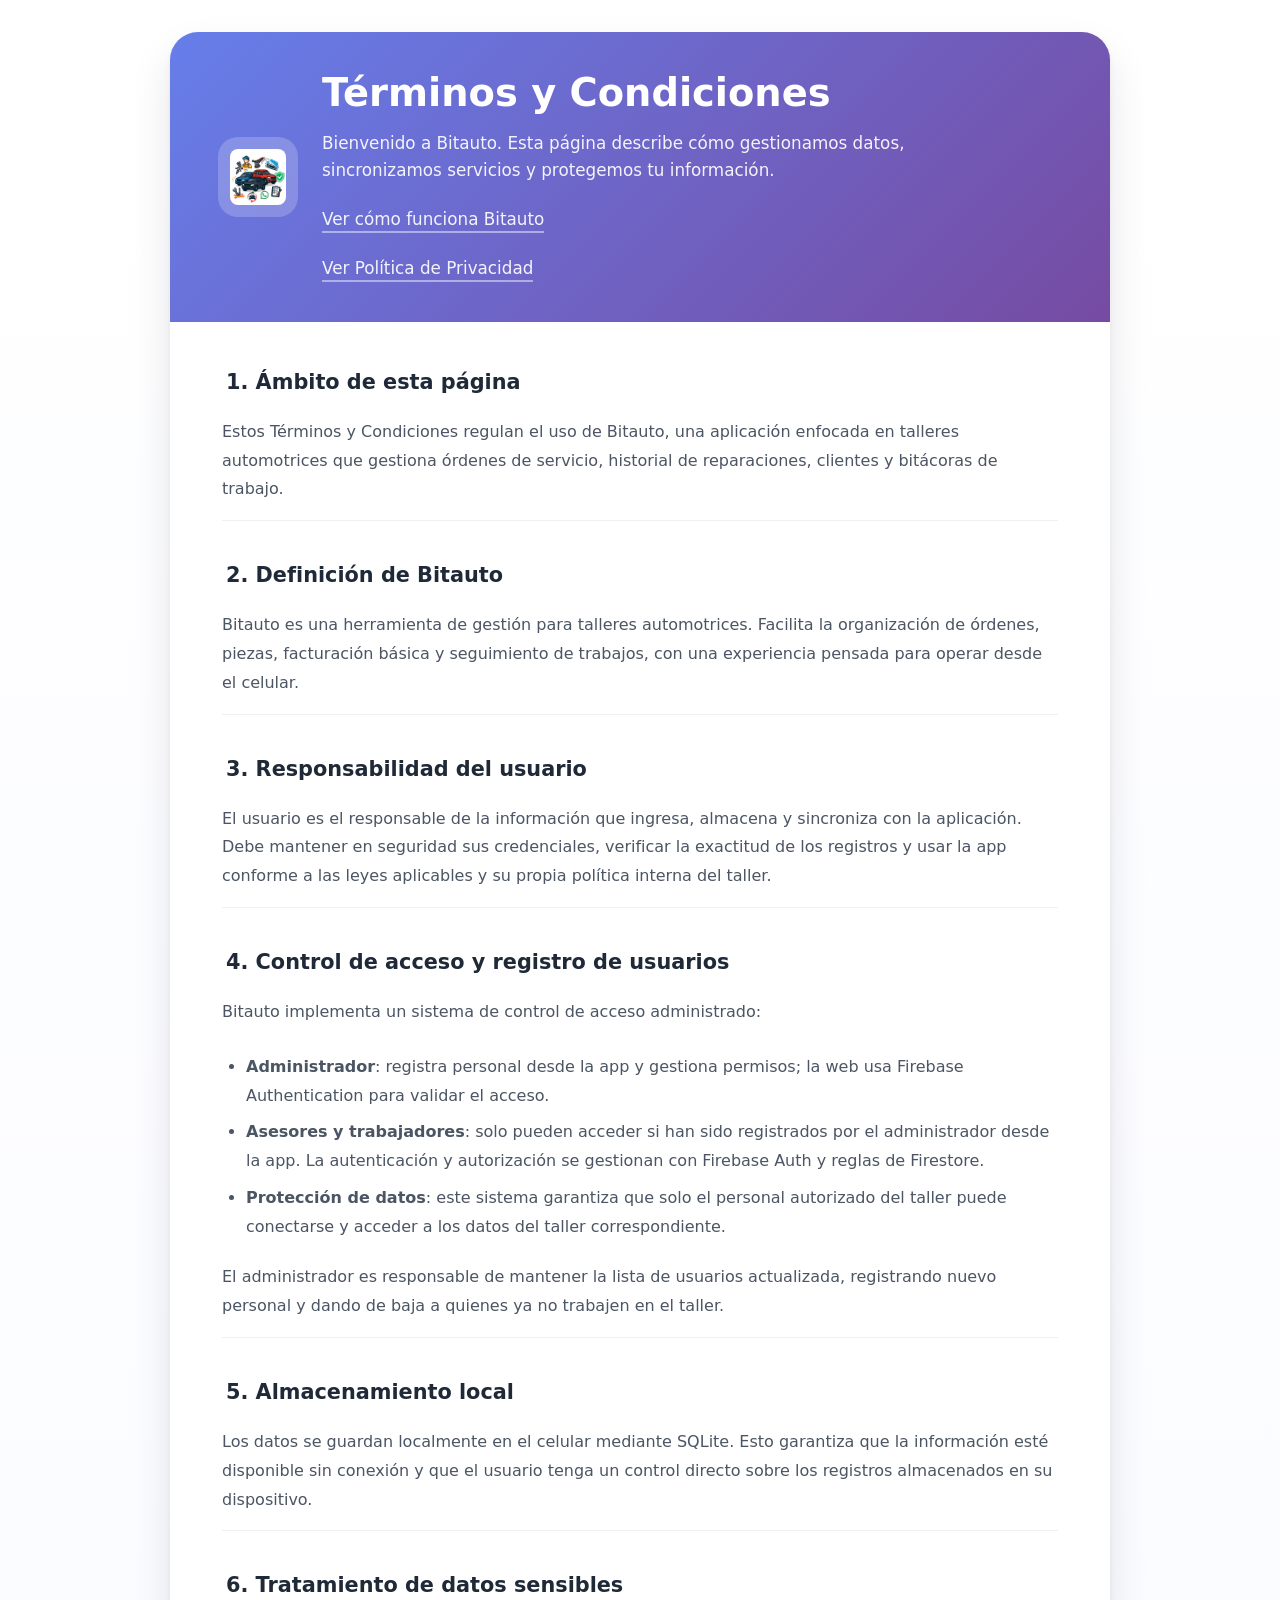
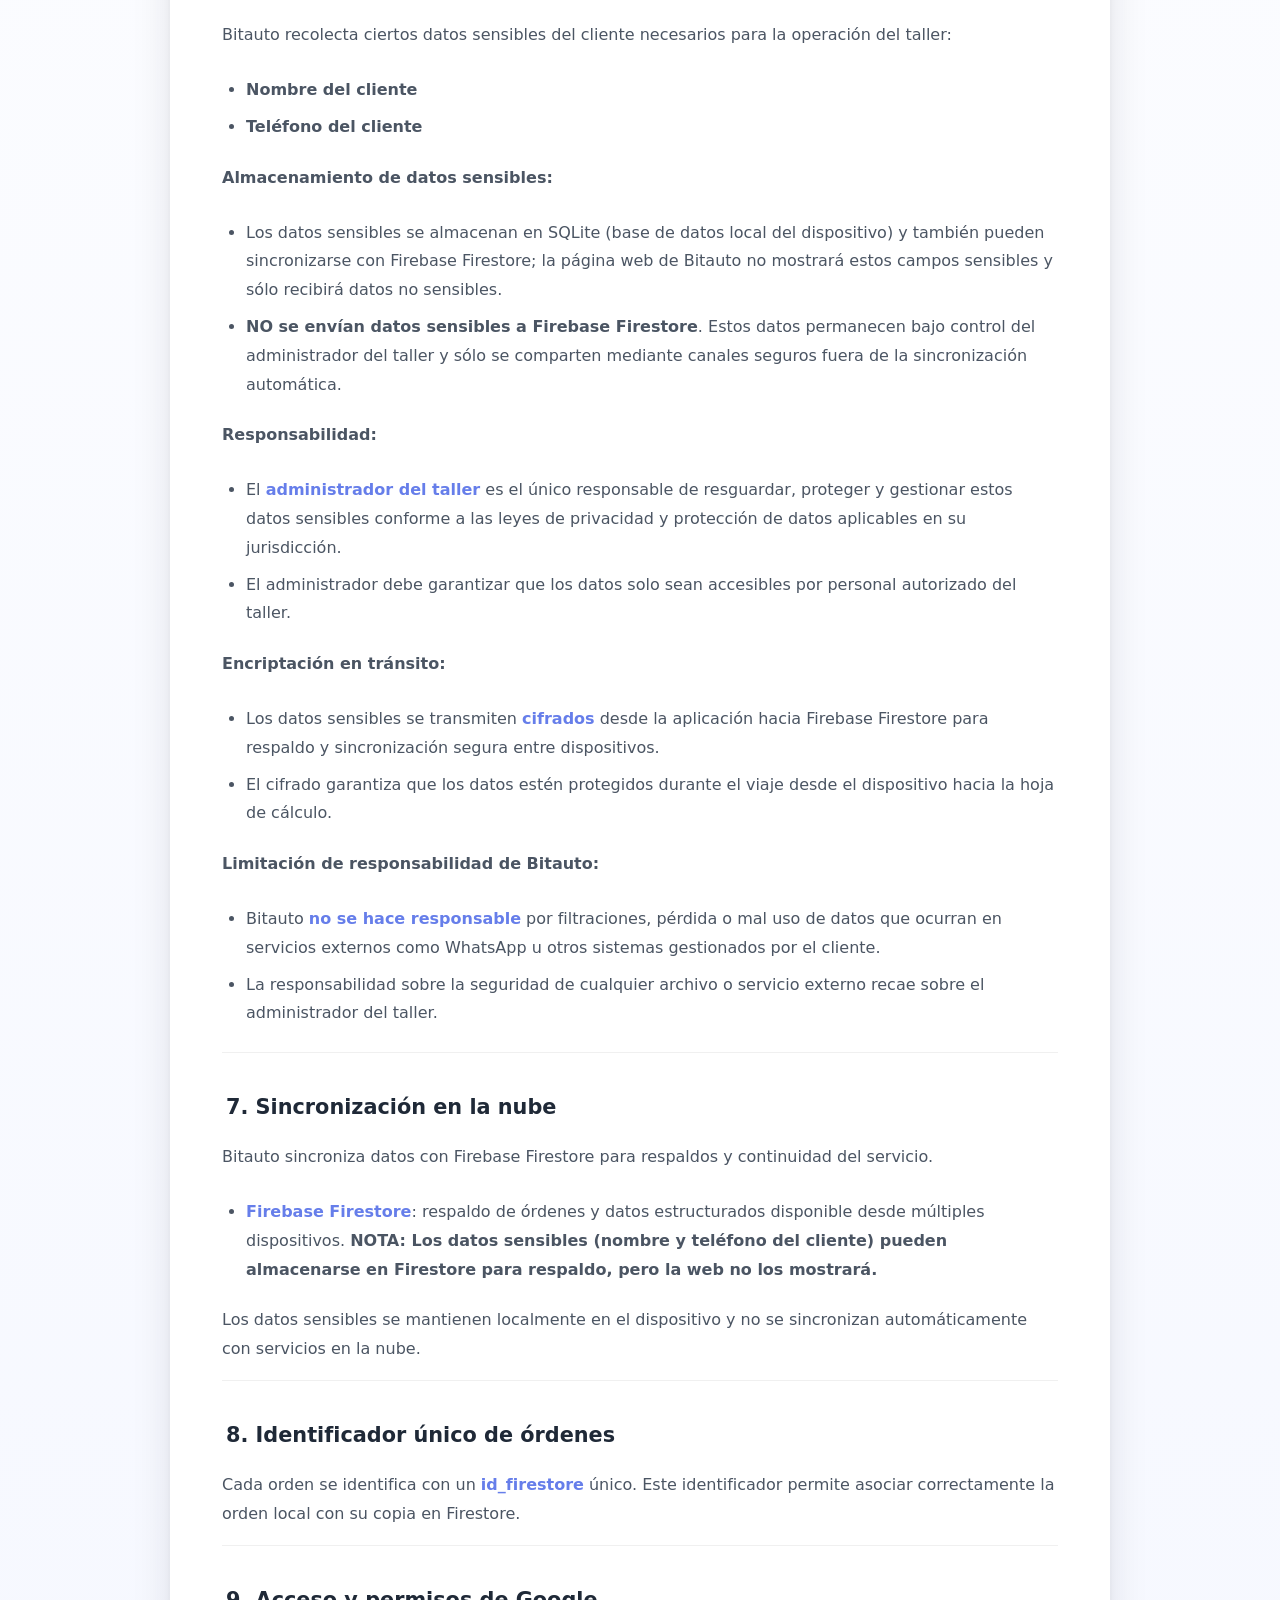
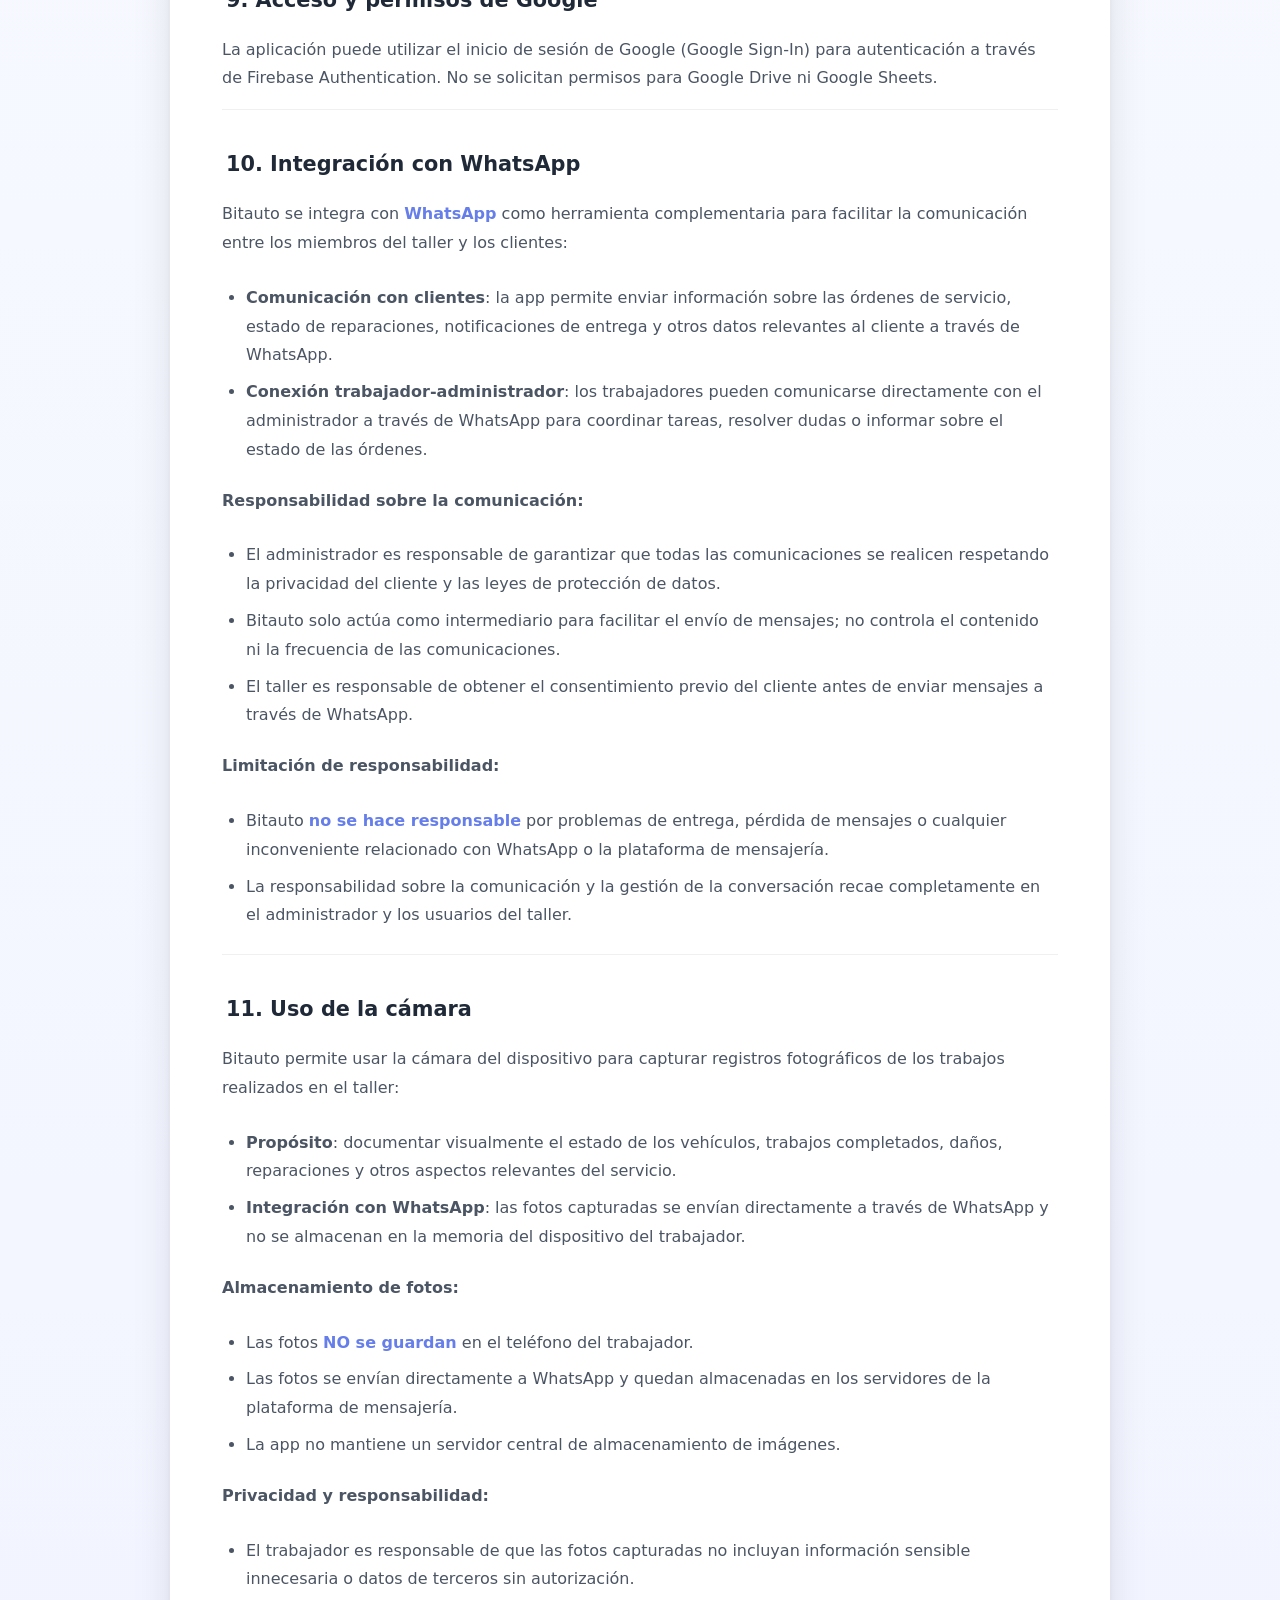
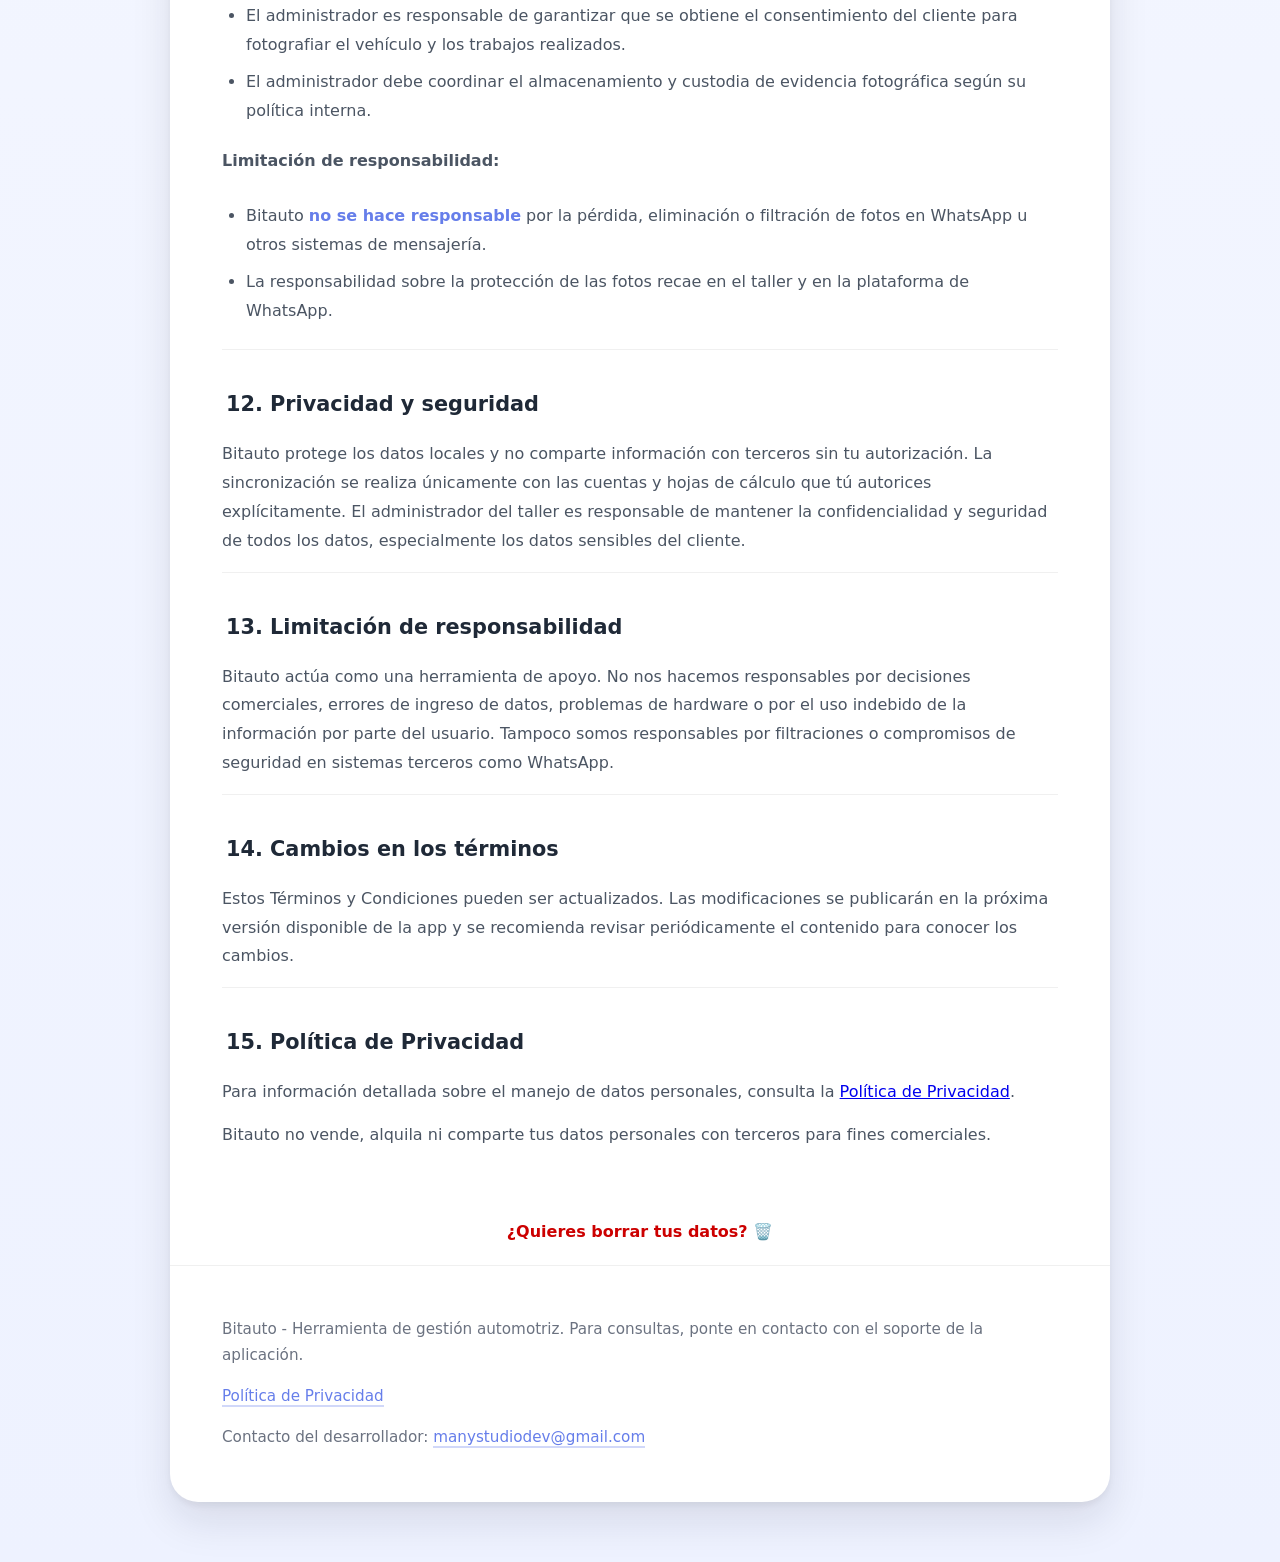
<file: index.html>
<!DOCTYPE html>
<html lang="es">
<head>
    <meta charset="UTF-8">
    <meta name="viewport" content="width=device-width, initial-scale=1.0">
    <title>Términos y Condiciones - Bitauto</title>
    <link rel="stylesheet" href="style.css">
</head>
<body>
    <div class="page-wrapper">
        <article class="card">
            <header class="hero">
                <img src="assets/logo.png" alt="Bitauto logo">
                <div>
                    <h1>Términos y Condiciones</h1>
                    <p>Bienvenido a Bitauto. Esta página describe cómo gestionamos datos, sincronizamos servicios y protegemos tu información.</p>
                    <p class="page-link"><a href="app.html">Ver cómo funciona Bitauto</a></p>
                    <p class="page-link"><a href="privacy.html">Ver Política de Privacidad</a></p>
                </div>
            </header>

            <section class="content">
                <div class="section">
                    <h2>1. Ámbito de esta página</h2>
                    <p>Estos Términos y Condiciones regulan el uso de Bitauto, una aplicación enfocada en talleres automotrices que gestiona órdenes de servicio, historial de reparaciones, clientes y bitácoras de trabajo.</p>
                </div>

                <div class="section">
                    <h2>2. Definición de Bitauto</h2>
                    <p>Bitauto es una herramienta de gestión para talleres automotrices. Facilita la organización de órdenes, piezas, facturación básica y seguimiento de trabajos, con una experiencia pensada para operar desde el celular.</p>
                </div>

                <div class="section">
                    <h2>3. Responsabilidad del usuario</h2>
                    <p>El usuario es el responsable de la información que ingresa, almacena y sincroniza con la aplicación. Debe mantener en seguridad sus credenciales, verificar la exactitud de los registros y usar la app conforme a las leyes aplicables y su propia política interna del taller.</p>
                </div>

                <div class="section">
                    <h2>4. Control de acceso y registro de usuarios</h2>
                    <p>Bitauto implementa un sistema de control de acceso administrado:</p>
                    <ul>
                        <li><strong>Administrador</strong>: registra personal desde la app y gestiona permisos; la web usa Firebase Authentication para validar el acceso.</li>
                        <li><strong>Asesores y trabajadores</strong>: solo pueden acceder si han sido registrados por el administrador desde la app. La autenticación y autorización se gestionan con Firebase Auth y reglas de Firestore.</li>
                        <li><strong>Protección de datos</strong>: este sistema garantiza que solo el personal autorizado del taller puede conectarse y acceder a los datos del taller correspondiente.</li>
                    </ul>
                    <p>El administrador es responsable de mantener la lista de usuarios actualizada, registrando nuevo personal y dando de baja a quienes ya no trabajen en el taller.</p>
                </div>

                <div class="section">
                    <h2>5. Almacenamiento local</h2>
                    <p>Los datos se guardan localmente en el celular mediante SQLite. Esto garantiza que la información esté disponible sin conexión y que el usuario tenga un control directo sobre los registros almacenados en su dispositivo.</p>
                </div>

                <div class="section">
                    <h2>6. Tratamiento de datos sensibles</h2>
                    <p>Bitauto recolecta ciertos datos sensibles del cliente necesarios para la operación del taller:</p>
                    <ul>
                        <li><strong>Nombre del cliente</strong></li>
                        <li><strong>Teléfono del cliente</strong></li>
                    </ul>
                    <p><strong>Almacenamiento de datos sensibles:</strong></p>
                    <ul>
                        <li>Los datos sensibles se almacenan en SQLite (base de datos local del dispositivo) y también pueden sincronizarse con Firebase Firestore; la página web de Bitauto no mostrará estos campos sensibles y sólo recibirá datos no sensibles.</li>
                        <li><strong>NO se envían datos sensibles a Firebase Firestore</strong>. Estos datos permanecen bajo control del administrador del taller y sólo se comparten mediante canales seguros fuera de la sincronización automática.</li>
                    </ul>
                    <p><strong>Responsabilidad:</strong></p>
                    <ul>
                        <li>El <span class="highlight">administrador del taller</span> es el único responsable de resguardar, proteger y gestionar estos datos sensibles conforme a las leyes de privacidad y protección de datos aplicables en su jurisdicción.</li>
                        <li>El administrador debe garantizar que los datos solo sean accesibles por personal autorizado del taller.</li>
                    </ul>
                    <p><strong>Encriptación en tránsito:</strong></p>
                    <ul>
                        <li>Los datos sensibles se transmiten <span class="highlight">cifrados</span> desde la aplicación hacia Firebase Firestore para respaldo y sincronización segura entre dispositivos.</li>
                        <li>El cifrado garantiza que los datos estén protegidos durante el viaje desde el dispositivo hacia la hoja de cálculo.</li>
                    </ul>
                    <p><strong>Limitación de responsabilidad de Bitauto:</strong></p>
                    <ul>
                        <li>Bitauto <span class="highlight">no se hace responsable</span> por filtraciones, pérdida o mal uso de datos que ocurran en servicios externos como WhatsApp u otros sistemas gestionados por el cliente.</li>
                        <li>La responsabilidad sobre la seguridad de cualquier archivo o servicio externo recae sobre el administrador del taller.</li>
                    </ul>
                </div>

                <div class="section">
                    <h2>7. Sincronización en la nube</h2>
                    <p>Bitauto sincroniza datos con Firebase Firestore para respaldos y continuidad del servicio.</p>
                    <ul>
                        <li><span class="highlight">Firebase Firestore</span>: respaldo de órdenes y datos estructurados disponible desde múltiples dispositivos. <strong>NOTA: Los datos sensibles (nombre y teléfono del cliente) pueden almacenarse en Firestore para respaldo, pero la web no los mostrará.</strong></li>
                    </ul>
                    <p>Los datos sensibles se mantienen localmente en el dispositivo y no se sincronizan automáticamente con servicios en la nube.</p>
                </div>

                <div class="section">
                    <h2>8. Identificador único de órdenes</h2>
                    <p>Cada orden se identifica con un <span class="highlight">id_firestore</span> único. Este identificador permite asociar correctamente la orden local con su copia en Firestore.</p>
                </div>

                <div class="section">
                    <h2>9. Acceso y permisos de Google</h2>
                    <p>La aplicación puede utilizar el inicio de sesión de Google (Google Sign-In) para autenticación a través de Firebase Authentication. No se solicitan permisos para Google Drive ni Google Sheets.</p>
                </div>

                <div class="section">
                    <h2>10. Integración con WhatsApp</h2>
                    <p>Bitauto se integra con <span class="highlight">WhatsApp</span> como herramienta complementaria para facilitar la comunicación entre los miembros del taller y los clientes:</p>
                    <ul>
                        <li><strong>Comunicación con clientes</strong>: la app permite enviar información sobre las órdenes de servicio, estado de reparaciones, notificaciones de entrega y otros datos relevantes al cliente a través de WhatsApp.</li>
                        <li><strong>Conexión trabajador-administrador</strong>: los trabajadores pueden comunicarse directamente con el administrador a través de WhatsApp para coordinar tareas, resolver dudas o informar sobre el estado de las órdenes.</li>
                    </ul>
                    <p><strong>Responsabilidad sobre la comunicación:</strong></p>
                    <ul>
                        <li>El administrador es responsable de garantizar que todas las comunicaciones se realicen respetando la privacidad del cliente y las leyes de protección de datos.</li>
                        <li>Bitauto solo actúa como intermediario para facilitar el envío de mensajes; no controla el contenido ni la frecuencia de las comunicaciones.</li>
                        <li>El taller es responsable de obtener el consentimiento previo del cliente antes de enviar mensajes a través de WhatsApp.</li>
                    </ul>
                    <p><strong>Limitación de responsabilidad:</strong></p>
                    <ul>
                        <li>Bitauto <span class="highlight">no se hace responsable</span> por problemas de entrega, pérdida de mensajes o cualquier inconveniente relacionado con WhatsApp o la plataforma de mensajería.</li>
                        <li>La responsabilidad sobre la comunicación y la gestión de la conversación recae completamente en el administrador y los usuarios del taller.</li>
                    </ul>
                </div>

                <div class="section">
                    <h2>11. Uso de la cámara</h2>
                    <p>Bitauto permite usar la cámara del dispositivo para capturar registros fotográficos de los trabajos realizados en el taller:</p>
                    <ul>
                        <li><strong>Propósito</strong>: documentar visualmente el estado de los vehículos, trabajos completados, daños, reparaciones y otros aspectos relevantes del servicio.</li>
                        <li><strong>Integración con WhatsApp</strong>: las fotos capturadas se envían directamente a través de WhatsApp y no se almacenan en la memoria del dispositivo del trabajador.</li>
                    </ul>
                    <p><strong>Almacenamiento de fotos:</strong></p>
                    <ul>
                        <li>Las fotos <span class="highlight">NO se guardan</span> en el teléfono del trabajador.</li>
                        <li>Las fotos se envían directamente a WhatsApp y quedan almacenadas en los servidores de la plataforma de mensajería.</li>
                        <li>La app no mantiene un servidor central de almacenamiento de imágenes.</li>
                    </ul>
                    <p><strong>Privacidad y responsabilidad:</strong></p>
                    <ul>
                        <li>El trabajador es responsable de que las fotos capturadas no incluyan información sensible innecesaria o datos de terceros sin autorización.</li>
                        <li>El administrador es responsable de garantizar que se obtiene el consentimiento del cliente para fotografiar el vehículo y los trabajos realizados.</li>
                        <li>El administrador debe coordinar el almacenamiento y custodia de evidencia fotográfica según su política interna.</li>
                    </ul>
                    <p><strong>Limitación de responsabilidad:</strong></p>
                    <ul>
                        <li>Bitauto <span class="highlight">no se hace responsable</span> por la pérdida, eliminación o filtración de fotos en WhatsApp u otros sistemas de mensajería.</li>
                        <li>La responsabilidad sobre la protección de las fotos recae en el taller y en la plataforma de WhatsApp.</li>
                    </ul>
                </div>

                <div class="section">
                    <h2>12. Privacidad y seguridad</h2>
                    <p>Bitauto protege los datos locales y no comparte información con terceros sin tu autorización. La sincronización se realiza únicamente con las cuentas y hojas de cálculo que tú autorices explícitamente. El administrador del taller es responsable de mantener la confidencialidad y seguridad de todos los datos, especialmente los datos sensibles del cliente.</p>
                </div>

                <div class="section">
                    <h2>13. Limitación de responsabilidad</h2>
                    <p>Bitauto actúa como una herramienta de apoyo. No nos hacemos responsables por decisiones comerciales, errores de ingreso de datos, problemas de hardware o por el uso indebido de la información por parte del usuario. Tampoco somos responsables por filtraciones o compromisos de seguridad en sistemas terceros como WhatsApp.</p>
                </div>

                <div class="section">
                    <h2>14. Cambios en los términos</h2>
                    <p>Estos Términos y Condiciones pueden ser actualizados. Las modificaciones se publicarán en la próxima versión disponible de la app y se recomienda revisar periódicamente el contenido para conocer los cambios.</p>
                </div>

                <div class="section">
                    <h2>15. Política de Privacidad</h2>
                    <p>Para información detallada sobre el manejo de datos personales, consulta la <a href="privacy.html">Política de Privacidad</a>.</p>
                    <p>Bitauto no vende, alquila ni comparte tus datos personales con terceros para fines comerciales.</p>
                </div>
            </section>

                <div class="delete-account-access" style="text-align:center; margin:1.5rem 0;">
                    <a href="delete_account.html" class="delete-account-link" aria-label="Eliminar cuenta" style="color:#c00; text-decoration:none; font-weight:600;">
                        ¿Quieres borrar tus datos? <span aria-hidden="true">🗑️</span>
                    </a>
                </div>

            <footer class="footer">
                <p>Bitauto - Herramienta de gestión automotriz. Para consultas, ponte en contacto con el soporte de la aplicación.</p>
                <p><a href="privacy.html">Política de Privacidad</a></p>
                <p>Contacto del desarrollador: <a href="mailto:manystudiodev@gmail.com">manystudiodev@gmail.com</a></p>
            </footer>
        </article>
    </div>
</body>
</html>
</file>
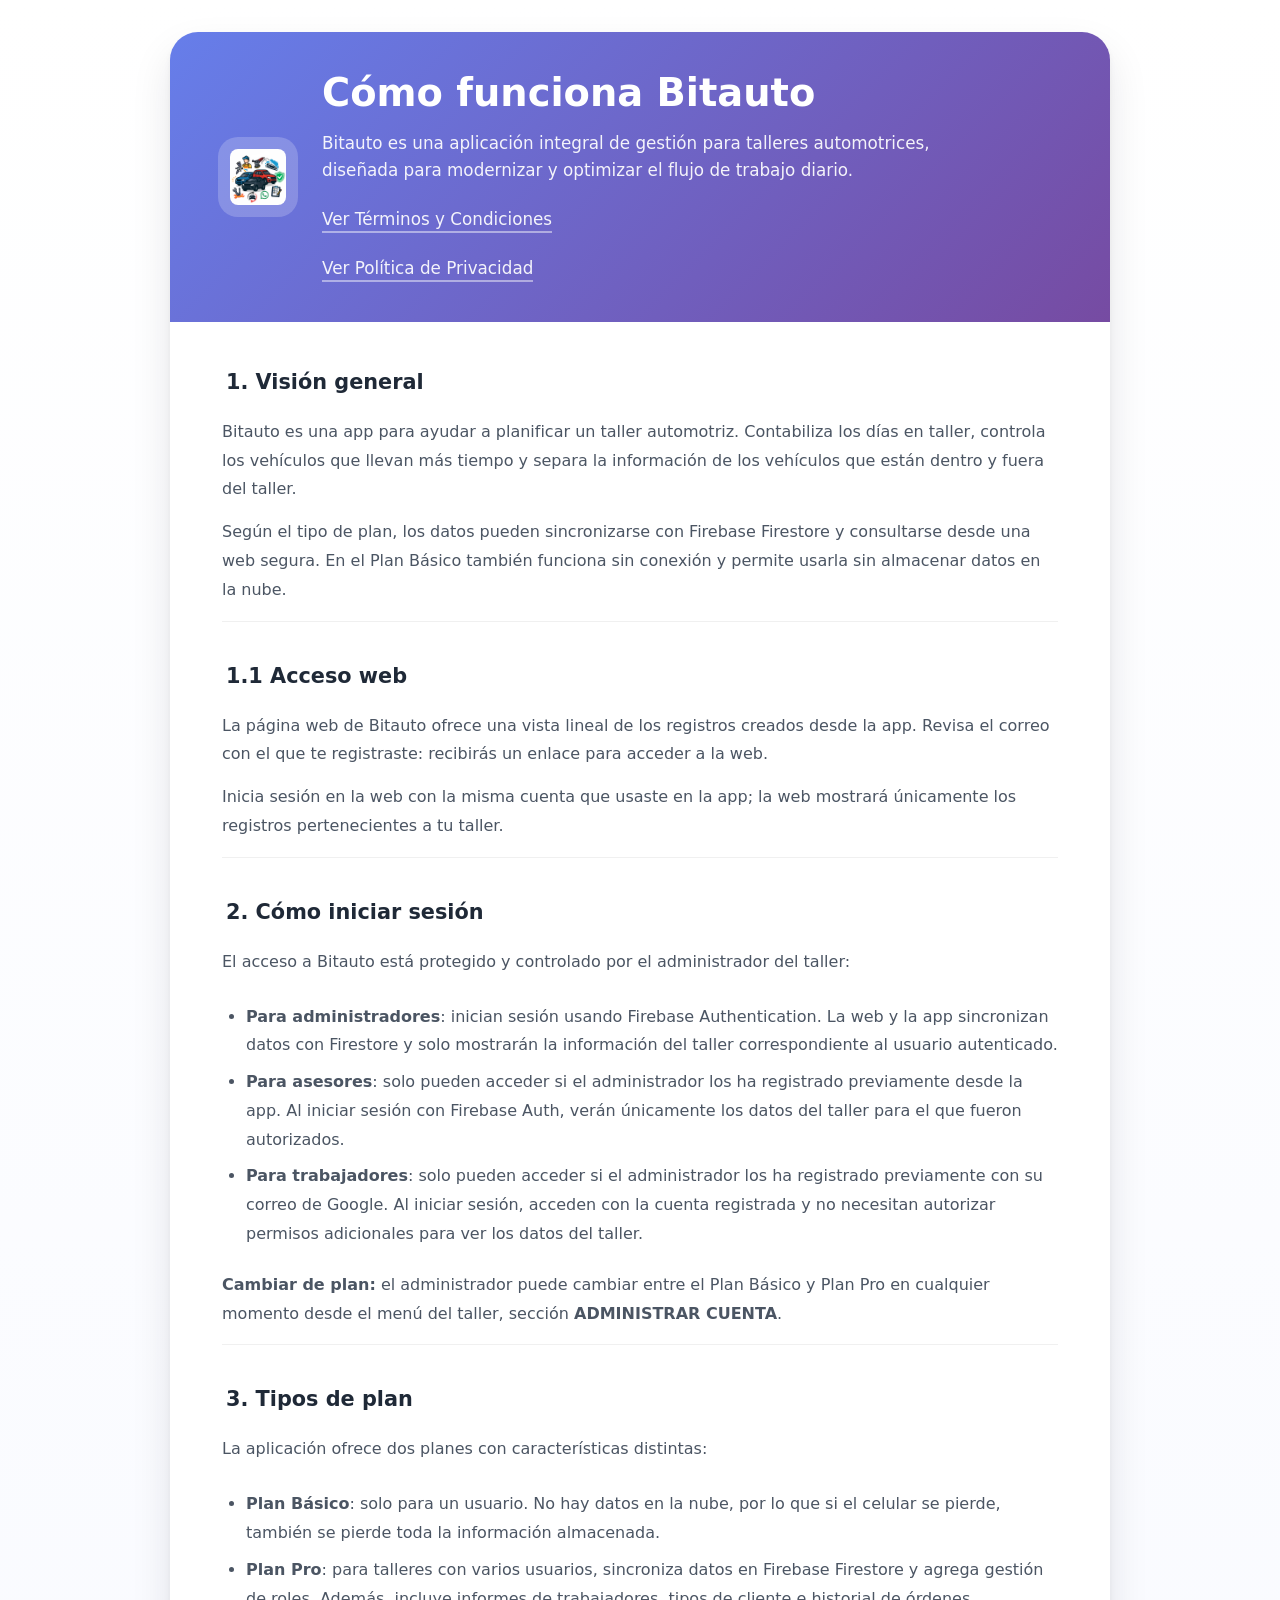
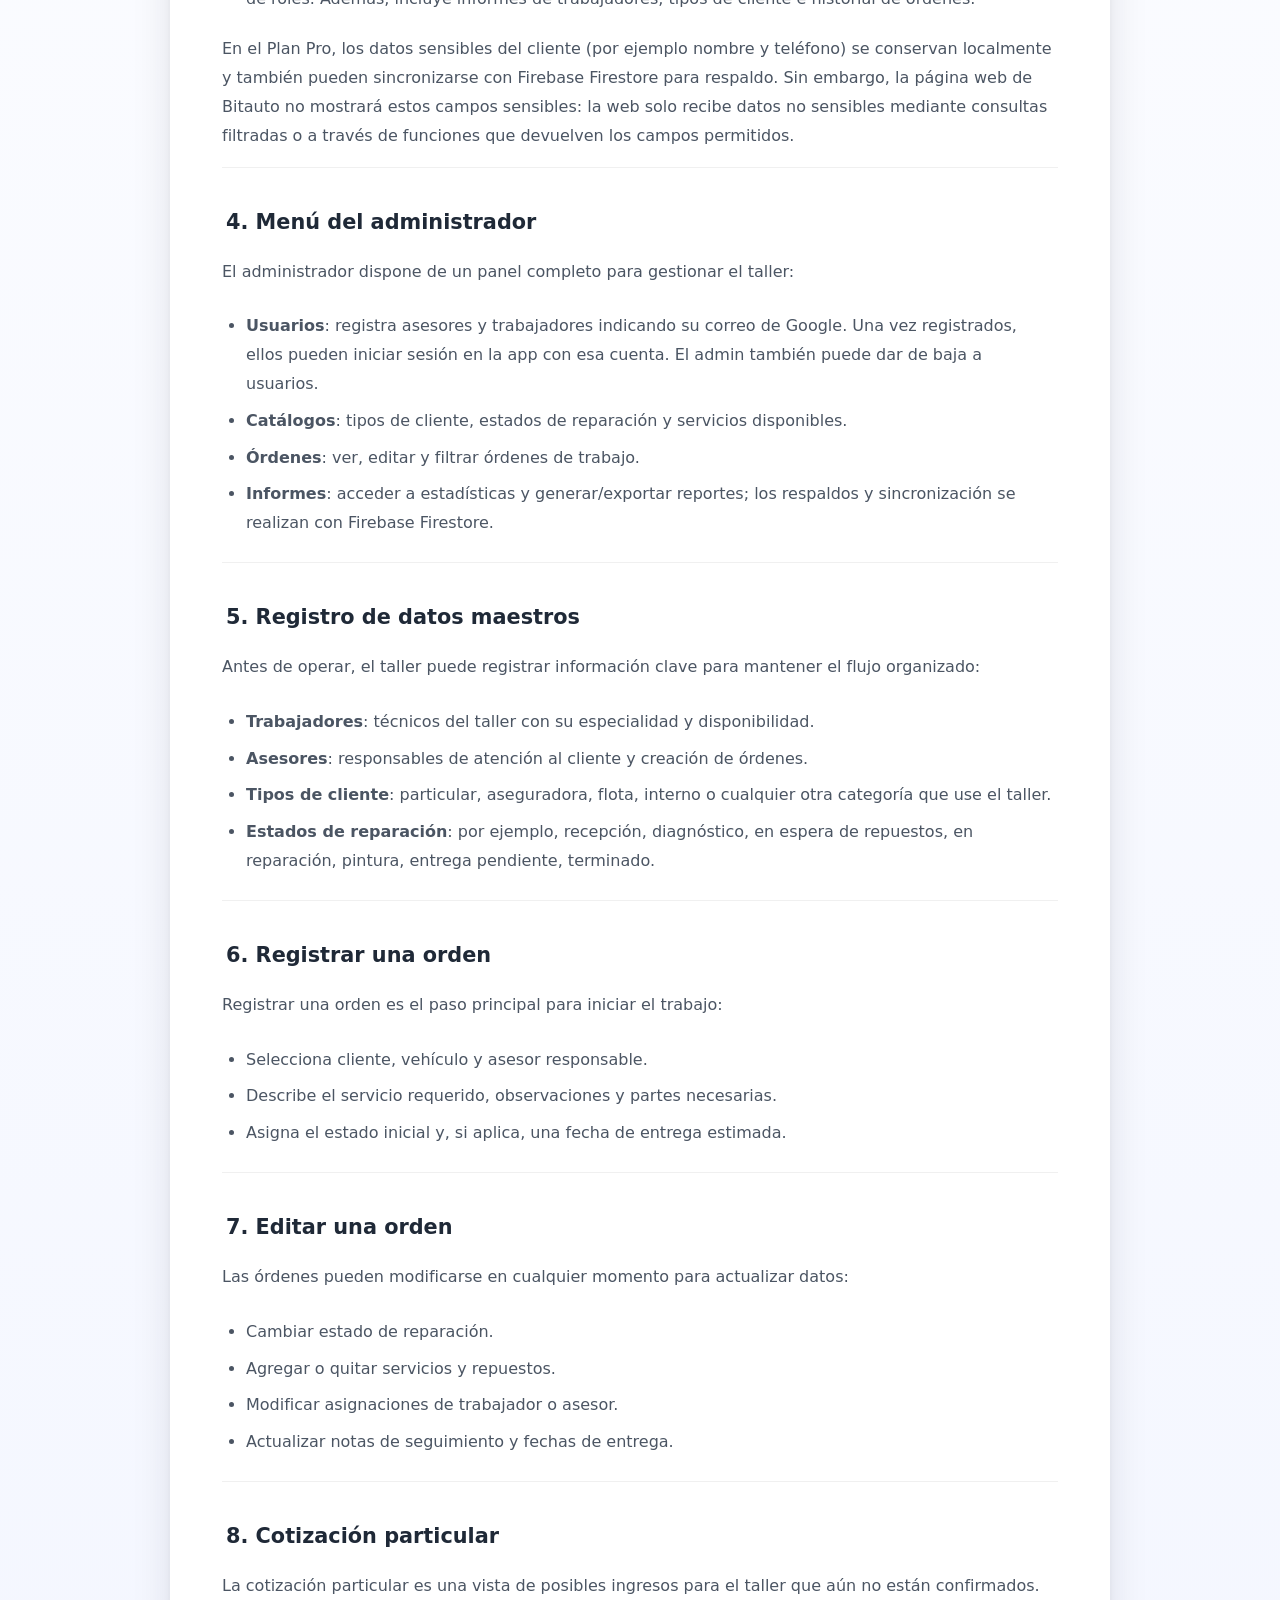
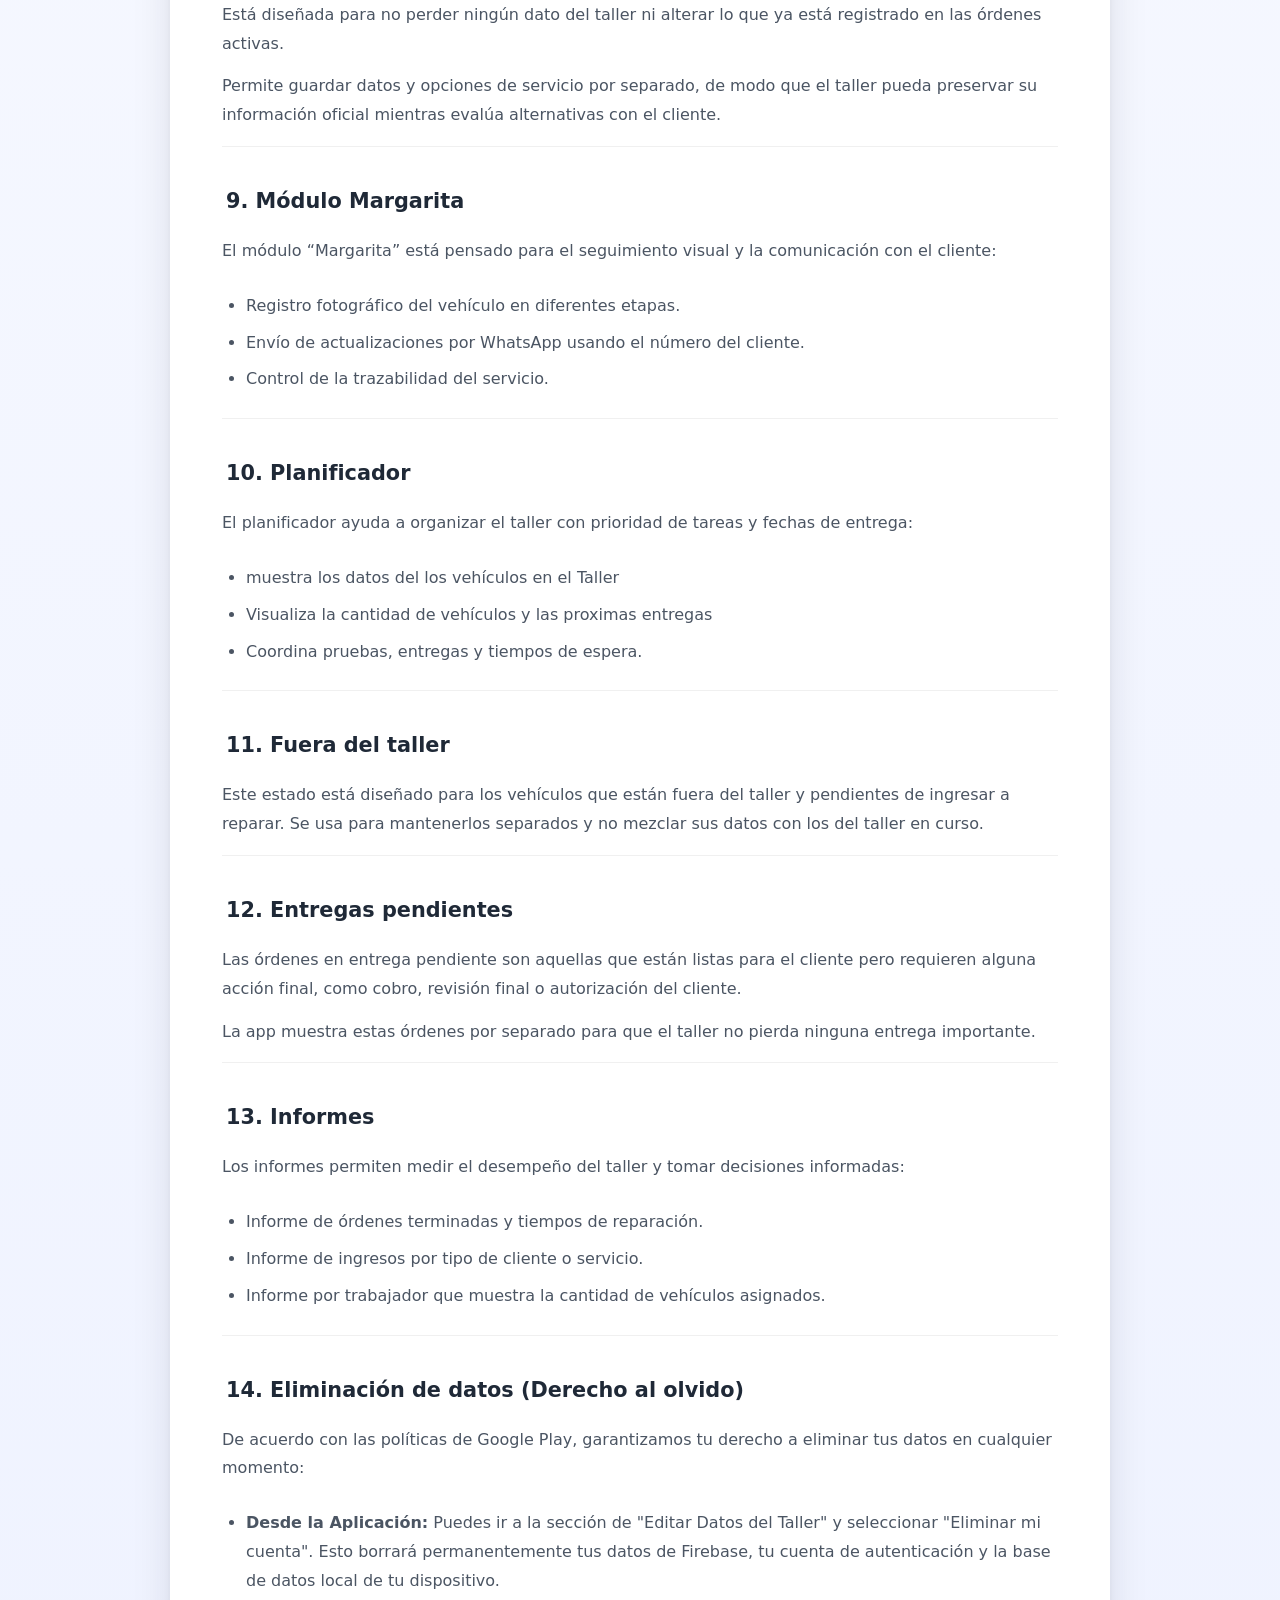
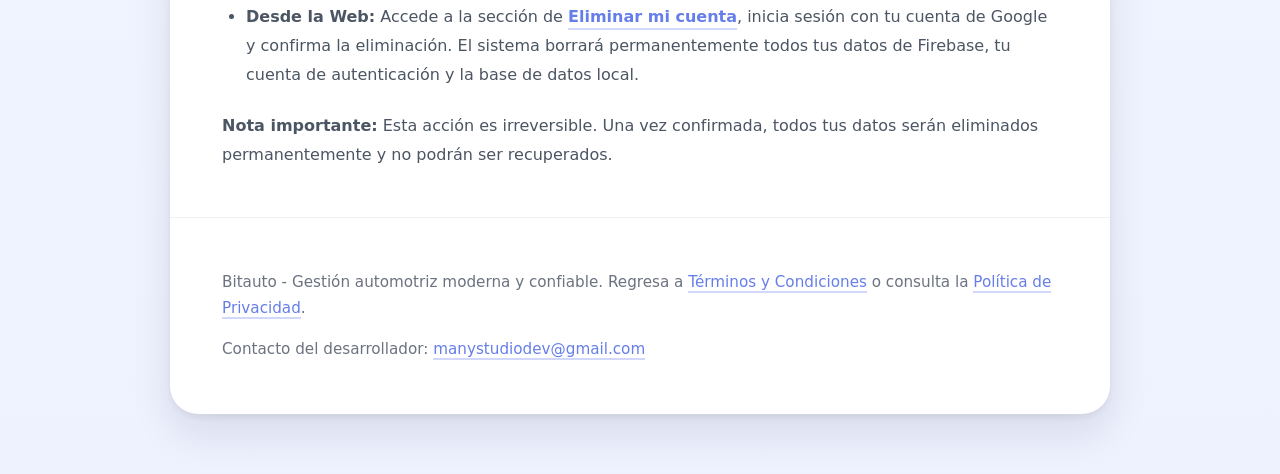
<file: app.html>
<!DOCTYPE html>
<html lang="es">
<head>
    <meta charset="UTF-8">
    <meta name="viewport" content="width=device-width, initial-scale=1.0">
    <title>Cómo funciona Bitauto</title>
    <link rel="stylesheet" href="style.css">
</head>
<body>
    <div class="page-wrapper">
        <article class="card">
            <header class="hero">
                <img src="assets/logo.png" alt="Bitauto logo">
                <div>
                    <h1>Cómo funciona Bitauto</h1>
                    <p>Bitauto es una aplicación integral de gestión para talleres automotrices, diseñada para modernizar y optimizar el flujo de trabajo diario.</p>
                    <p class="page-link"><a href="index.html">Ver Términos y Condiciones</a></p>
                    <p class="page-link"><a href="privacy.html">Ver Política de Privacidad</a></p>
                </div>
            </header>

            <section class="content">
                <div class="section">
                    <h2>1. Visión general</h2>
                    <p>Bitauto es una app para ayudar a planificar un taller automotriz. Contabiliza los días en taller, controla los vehículos que llevan más tiempo y separa la información de los vehículos que están dentro y fuera del taller.</p>
                    <p>Según el tipo de plan, los datos pueden sincronizarse con Firebase Firestore y consultarse desde una web segura. En el Plan Básico también funciona sin conexión y permite usarla sin almacenar datos en la nube.</p>
                </div>

                <div class="section">
                    <h2>1.1 Acceso web</h2>
                    <p>La página web de Bitauto ofrece una vista lineal de los registros creados desde la app. Revisa el correo con el que te registraste: recibirás un enlace para acceder a la web.</p>
                    <p>Inicia sesión en la web con la misma cuenta que usaste en la app; la web mostrará únicamente los registros pertenecientes a tu taller.</p>
                </div>

                <div class="section">
                    <h2>2. Cómo iniciar sesión</h2>
                    <p>El acceso a Bitauto está protegido y controlado por el administrador del taller:</p>
                    <ul>
                        <li><strong>Para administradores</strong>: inician sesión usando Firebase Authentication. La web y la app sincronizan datos con Firestore y solo mostrarán la información del taller correspondiente al usuario autenticado.
                        </li>
                        <li><strong>Para asesores</strong>: solo pueden acceder si el administrador los ha registrado previamente desde la app. Al iniciar sesión con Firebase Auth, verán únicamente los datos del taller para el que fueron autorizados.</li>
                        <li><strong>Para trabajadores</strong>: solo pueden acceder si el administrador los ha registrado previamente con su correo de Google. Al iniciar sesión, acceden con la cuenta registrada y no necesitan autorizar permisos adicionales para ver los datos del taller.</li>
                    </ul>
                    <p><strong>Cambiar de plan:</strong> el administrador puede cambiar entre el Plan Básico y Plan Pro en cualquier momento desde el menú del taller, sección <strong>ADMINISTRAR CUENTA</strong>.</p>
                </div>

                <div class="section">
                    <h2>3. Tipos de plan</h2>
                    <p>La aplicación ofrece dos planes con características distintas:</p>
                    <ul>
                        <li><strong>Plan Básico</strong>: solo para un usuario. No hay datos en la nube, por lo que si el celular se pierde, también se pierde toda la información almacenada.</li>
                        <li><strong>Plan Pro</strong>: para talleres con varios usuarios, sincroniza datos en Firebase Firestore y agrega gestión de roles. Además, incluye informes de trabajadores, tipos de cliente e historial de órdenes.
                        </li>
                    </ul>
                    <p>En el Plan Pro, los datos sensibles del cliente (por ejemplo nombre y teléfono) se conservan localmente y también pueden sincronizarse con Firebase Firestore para respaldo. Sin embargo, la página web de Bitauto no mostrará estos campos sensibles: la web solo recibe datos no sensibles mediante consultas filtradas o a través de funciones que devuelven los campos permitidos.</p>
                </div>

                <div class="section">
                    <h2>4. Menú del administrador</h2>
                    <p>El administrador dispone de un panel completo para gestionar el taller:</p>
                    <ul>
                        <li><strong>Usuarios</strong>: registra asesores y trabajadores indicando su correo de Google. Una vez registrados, ellos pueden iniciar sesión en la app con esa cuenta. El admin también puede dar de baja a usuarios.</li>
                        <li><strong>Catálogos</strong>: tipos de cliente, estados de reparación y servicios disponibles.</li>
                        <li><strong>Órdenes</strong>: ver, editar y filtrar órdenes de trabajo.</li>
                        <li><strong>Informes</strong>: acceder a estadísticas y generar/exportar reportes; los respaldos y sincronización se realizan con Firebase Firestore.</li>
                    </ul>
                </div>

                <div class="section">
                    <h2>5. Registro de datos maestros</h2>
                    <p>Antes de operar, el taller puede registrar información clave para mantener el flujo organizado:</p>
                    <ul>
                        <li><strong>Trabajadores</strong>: técnicos del taller con su especialidad y disponibilidad.</li>
                        <li><strong>Asesores</strong>: responsables de atención al cliente y creación de órdenes.</li>
                        <li><strong>Tipos de cliente</strong>: particular, aseguradora, flota, interno o cualquier otra categoría que use el taller.</li>
                        <li><strong>Estados de reparación</strong>: por ejemplo, recepción, diagnóstico, en espera de repuestos, en reparación, pintura, entrega pendiente, terminado.</li>
                    </ul>
                </div>

                <div class="section">
                    <h2>6. Registrar una orden</h2>
                    <p>Registrar una orden es el paso principal para iniciar el trabajo:</p>
                    <ul>
                        <li>Selecciona cliente, vehículo y asesor responsable.</li>
                        <li>Describe el servicio requerido, observaciones y partes necesarias.</li>
                        <li>Asigna el estado inicial y, si aplica, una fecha de entrega estimada.</li>
                    </ul>
                </div>

                <div class="section">
                    <h2>7. Editar una orden</h2>
                    <p>Las órdenes pueden modificarse en cualquier momento para actualizar datos:</p>
                    <ul>
                        <li>Cambiar estado de reparación.</li>
                        <li>Agregar o quitar servicios y repuestos.</li>
                        <li>Modificar asignaciones de trabajador o asesor.</li>
                        <li>Actualizar notas de seguimiento y fechas de entrega.</li>
                    </ul>
                </div>

                <div class="section">
                    <h2>8. Cotización particular</h2>
                    <p>La cotización particular es una vista de posibles ingresos para el taller que aún no están confirmados. Está diseñada para no perder ningún dato del taller ni alterar lo que ya está registrado en las órdenes activas.</p>
                    <p>Permite guardar datos y opciones de servicio por separado, de modo que el taller pueda preservar su información oficial mientras evalúa alternativas con el cliente.</p>
                </div>

                <div class="section">
                    <h2>9. Módulo Margarita</h2>
                    <p>El módulo “Margarita” está pensado para el seguimiento visual y la comunicación con el cliente:</p>
                    <ul>
                        <li>Registro fotográfico del vehículo en diferentes etapas.</li>
                        <li>Envío de actualizaciones por WhatsApp usando el número del cliente.</li>
                        <li>Control de la trazabilidad del servicio.</li>
                    </ul>
                </div>

                <div class="section">
                    <h2>10. Planificador</h2>
                    <p>El planificador ayuda a organizar el taller con prioridad de tareas y fechas de entrega:</p>
                    <ul>
                        <li>muestra los datos del los vehículos en el Taller</li>
                        <li>Visualiza la cantidad de vehículos y las proximas entregas</li>
                        <li>Coordina pruebas, entregas y tiempos de espera.</li>
                    </ul>
                </div>

                <div class="section">
                    <h2>11. Fuera del taller</h2>
                    <p>Este estado está diseñado para los vehículos que están fuera del taller y pendientes de ingresar a reparar. Se usa para mantenerlos separados y no mezclar sus datos con los del taller en curso.</p>
                </div>

                <div class="section">
                    <h2>12. Entregas pendientes</h2>
                    <p>Las órdenes en entrega pendiente son aquellas que están listas para el cliente pero requieren alguna acción final, como cobro, revisión final o autorización del cliente.</p>
                    <p>La app muestra estas órdenes por separado para que el taller no pierda ninguna entrega importante.</p>
                </div>

                <div class="section">
                    <h2>13. Informes</h2>
                    <p>Los informes permiten medir el desempeño del taller y tomar decisiones informadas:</p>
                    <ul>
                        <li>Informe de órdenes terminadas y tiempos de reparación.</li>
                        <li>Informe de ingresos por tipo de cliente o servicio.</li>
                        <li>Informe por trabajador que muestra la cantidad de vehículos asignados.</li>
                    </ul>
                </div>

                <div class="section">
                    <h2>14. Eliminación de datos (Derecho al olvido)</h2>
                    <p>De acuerdo con las políticas de Google Play, garantizamos tu derecho a eliminar tus datos en cualquier momento:</p>
                    <ul>
                        <li><strong>Desde la Aplicación:</strong> Puedes ir a la sección de "Editar Datos del Taller" y seleccionar "Eliminar mi cuenta". Esto borrará permanentemente tus datos de Firebase, tu cuenta de autenticación y la base de datos local de tu dispositivo.</li>
                        <li><strong>Desde la Web:</strong> Accede a la sección de <strong><a href="delete_account.html" style="color: #667eea; text-decoration: none; border-bottom: 2px solid rgba(102, 126, 234, 0.3); padding-bottom: 2px;">Eliminar mi cuenta</a></strong>, inicia sesión con tu cuenta de Google y confirma la eliminación. El sistema borrará permanentemente todos tus datos de Firebase, tu cuenta de autenticación y la base de datos local.</li>
                    </ul>
                    <p><strong>Nota importante:</strong> Esta acción es irreversible. Una vez confirmada, todos tus datos serán eliminados permanentemente y no podrán ser recuperados.</p>
                </div>

            </section>

            <footer class="footer">
                <p>Bitauto - Gestión automotriz moderna y confiable. Regresa a <a href="index.html">Términos y Condiciones</a> o consulta la <a href="privacy.html">Política de Privacidad</a>.</p>
                <p>Contacto del desarrollador: <a href="mailto:manystudiodev@gmail.com">manystudiodev@gmail.com</a></p>
            </footer>
        </article>
    </div>
</body>
</html>
</file>
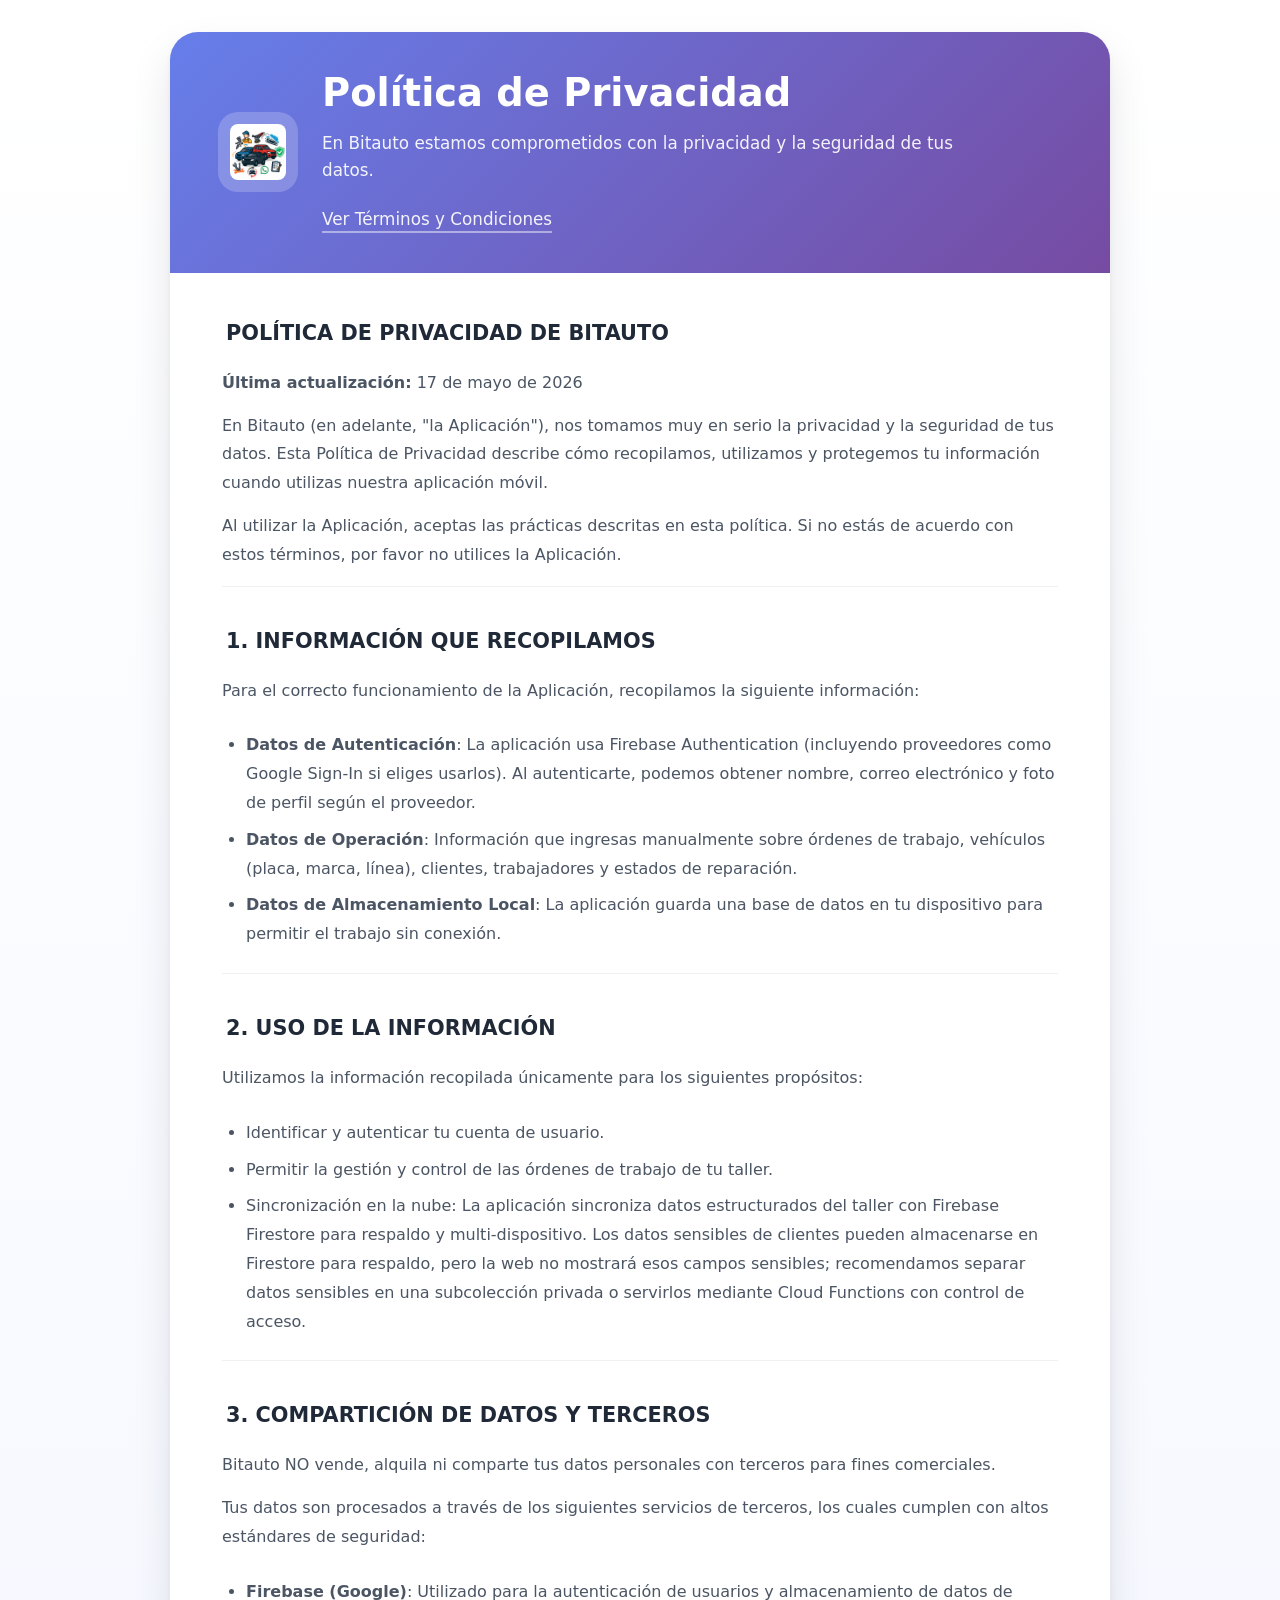
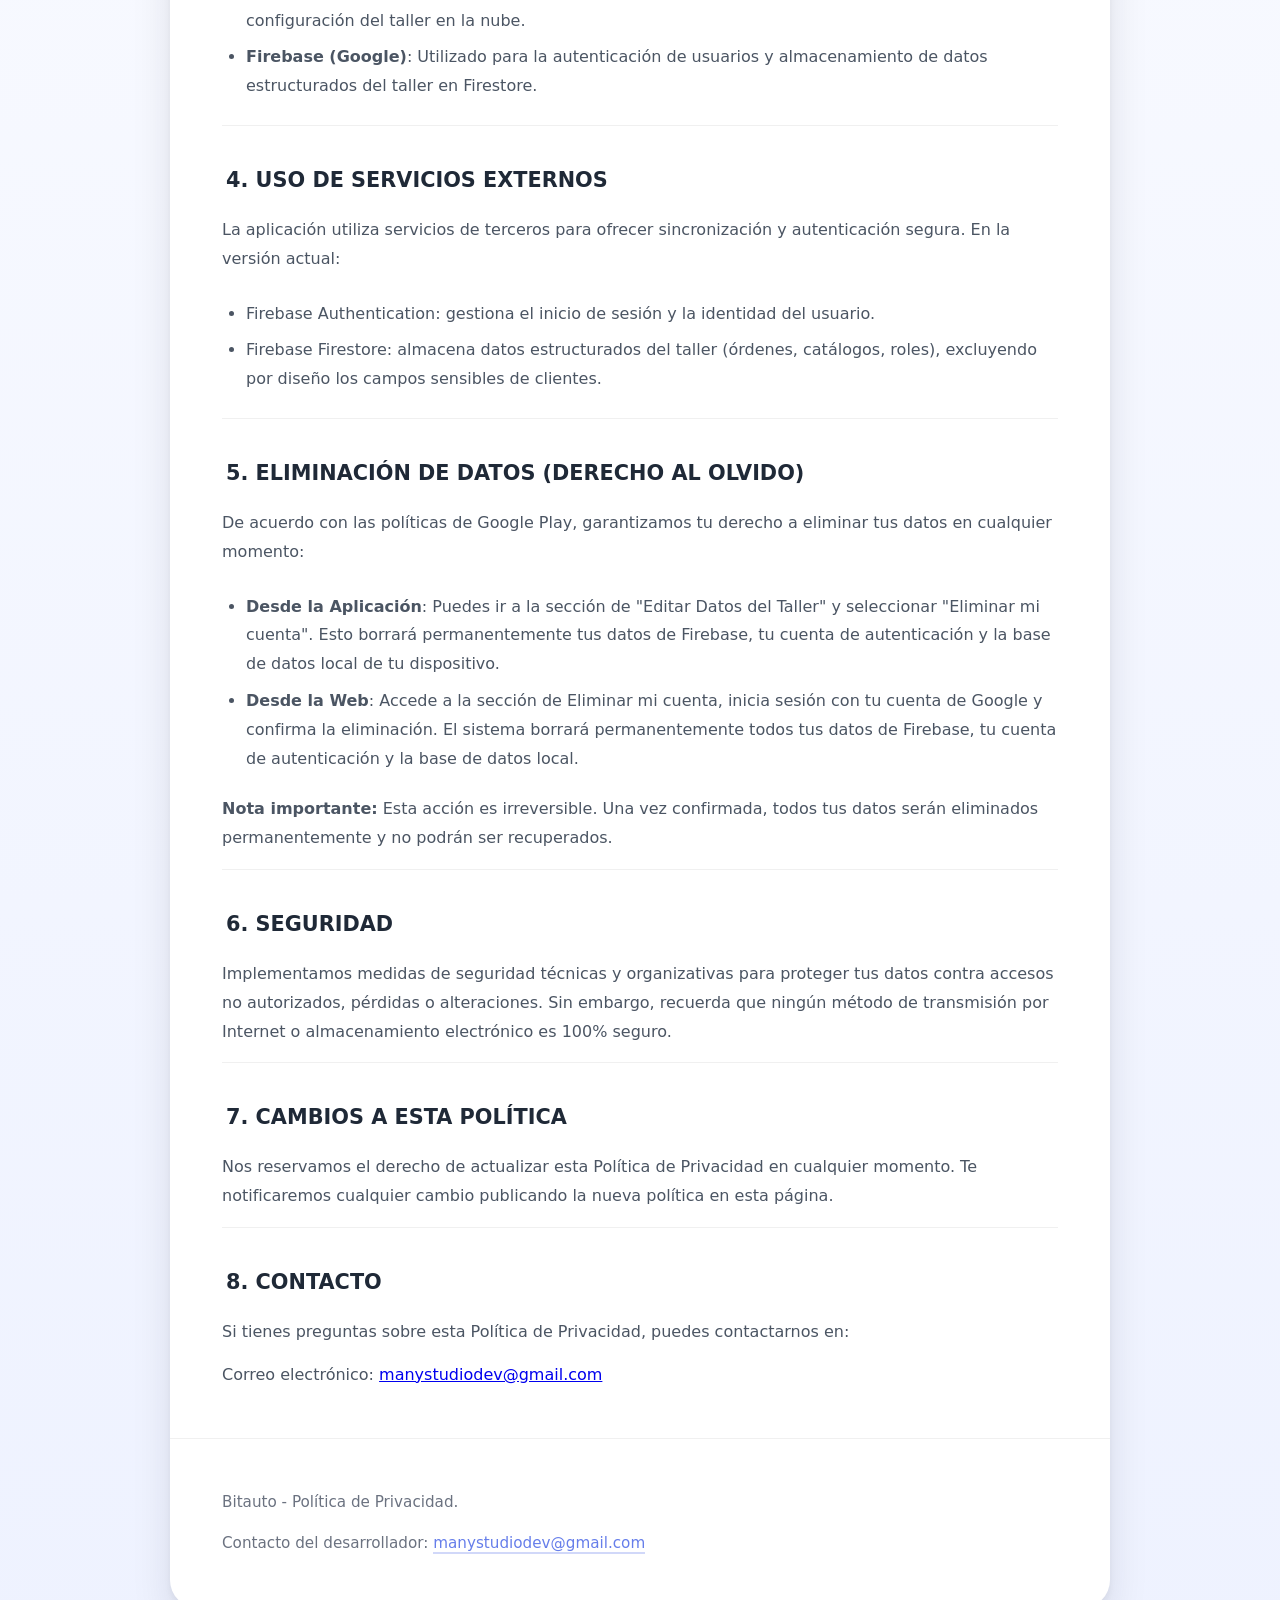
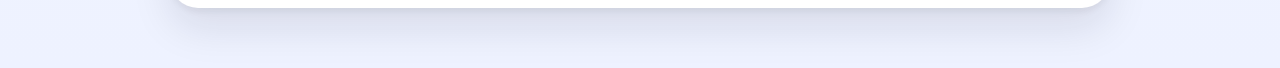
<file: privacy.html>
<!DOCTYPE html>
<html lang="es">
<head>
    <meta charset="UTF-8">
    <meta name="viewport" content="width=device-width, initial-scale=1.0">
    <title>Política de Privacidad - Bitauto</title>
    <link rel="stylesheet" href="style.css">
</head>
<body>
    <div class="page-wrapper">
        <article class="card">
            <header class="hero">
                <img src="assets/logo.png" alt="Bitauto logo">
                <div>
                    <h1>Política de Privacidad</h1>
                    <p>En Bitauto estamos comprometidos con la privacidad y la seguridad de tus datos.</p>
                    <p class="page-link"><a href="index.html">Ver Términos y Condiciones</a></p>
                </div>
            </header>

            <section class="content">
                <div class="section">
                    <h2>POLÍTICA DE PRIVACIDAD DE BITAUTO</h2>
                    <p><strong>Última actualización:</strong> 17 de mayo de 2026</p>
                    <p>En Bitauto (en adelante, "la Aplicación"), nos tomamos muy en serio la privacidad y la seguridad de tus datos. Esta Política de Privacidad describe cómo recopilamos, utilizamos y protegemos tu información cuando utilizas nuestra aplicación móvil.</p>
                    <p>Al utilizar la Aplicación, aceptas las prácticas descritas en esta política. Si no estás de acuerdo con estos términos, por favor no utilices la Aplicación.</p>
                </div>

                <div class="section">
                    <h2>1. INFORMACIÓN QUE RECOPILAMOS</h2>
                    <p>Para el correcto funcionamiento de la Aplicación, recopilamos la siguiente información:</p>
                    <ul>
                        <li><strong>Datos de Autenticación</strong>: La aplicación usa Firebase Authentication (incluyendo proveedores como Google Sign-In si eliges usarlos). Al autenticarte, podemos obtener nombre, correo electrónico y foto de perfil según el proveedor.</li>
                        <li><strong>Datos de Operación</strong>: Información que ingresas manualmente sobre órdenes de trabajo, vehículos (placa, marca, línea), clientes, trabajadores y estados de reparación.</li>
                        <li><strong>Datos de Almacenamiento Local</strong>: La aplicación guarda una base de datos en tu dispositivo para permitir el trabajo sin conexión.</li>
                    </ul>
                </div>

                <div class="section">
                    <h2>2. USO DE LA INFORMACIÓN</h2>
                    <p>Utilizamos la información recopilada únicamente para los siguientes propósitos:</p>
                    <ul>
                        <li>Identificar y autenticar tu cuenta de usuario.</li>
                        <li>Permitir la gestión y control de las órdenes de trabajo de tu taller.</li>
                        <li>Sincronización en la nube: La aplicación sincroniza datos estructurados del taller con Firebase Firestore para respaldo y multi-dispositivo. Los datos sensibles de clientes pueden almacenarse en Firestore para respaldo, pero la web no mostrará esos campos sensibles; recomendamos separar datos sensibles en una subcolección privada o servirlos mediante Cloud Functions con control de acceso.</li>
                    </ul>
                </div>

                <div class="section">
                    <h2>3. COMPARTICIÓN DE DATOS Y TERCEROS</h2>
                    <p>Bitauto NO vende, alquila ni comparte tus datos personales con terceros para fines comerciales.</p>
                    <p>Tus datos son procesados a través de los siguientes servicios de terceros, los cuales cumplen con altos estándares de seguridad:</p>
                    <ul>
                        <li><strong>Firebase (Google)</strong>: Utilizado para la autenticación de usuarios y almacenamiento de datos de configuración del taller en la nube.</li>
                        <li><strong>Firebase (Google)</strong>: Utilizado para la autenticación de usuarios y almacenamiento de datos estructurados del taller en Firestore.</li>
                    </ul>
                </div>

                <div class="section">
                    <h2>4. USO DE SERVICIOS EXTERNOS</h2>
                        <p>La aplicación utiliza servicios de terceros para ofrecer sincronización y autenticación segura. En la versión actual:</p>
                        <ul>
                            <li>Firebase Authentication: gestiona el inicio de sesión y la identidad del usuario.</li>
                            <li>Firebase Firestore: almacena datos estructurados del taller (órdenes, catálogos, roles), excluyendo por diseño los campos sensibles de clientes.</li>
                        </ul>
                </div>

                <div class="section">
                    <h2>5. ELIMINACIÓN DE DATOS (DERECHO AL OLVIDO)</h2>
                    <p>De acuerdo con las políticas de Google Play, garantizamos tu derecho a eliminar tus datos en cualquier momento:</p>
                    <ul>
                        <li><strong>Desde la Aplicación</strong>: Puedes ir a la sección de "Editar Datos del Taller" y seleccionar "Eliminar mi cuenta". Esto borrará permanentemente tus datos de Firebase, tu cuenta de autenticación y la base de datos local de tu dispositivo.</li>
                        <li><strong>Desde la Web</strong>: Accede a la sección de Eliminar mi cuenta, inicia sesión con tu cuenta de Google y confirma la eliminación. El sistema borrará permanentemente todos tus datos de Firebase, tu cuenta de autenticación y la base de datos local.</li>
                    </ul>
                    <p><strong>Nota importante:</strong> Esta acción es irreversible. Una vez confirmada, todos tus datos serán eliminados permanentemente y no podrán ser recuperados.</p>
                </div>

                <div class="section">
                    <h2>6. SEGURIDAD</h2>
                    <p>Implementamos medidas de seguridad técnicas y organizativas para proteger tus datos contra accesos no autorizados, pérdidas o alteraciones. Sin embargo, recuerda que ningún método de transmisión por Internet o almacenamiento electrónico es 100% seguro.</p>
                </div>

                <div class="section">
                    <h2>7. CAMBIOS A ESTA POLÍTICA</h2>
                    <p>Nos reservamos el derecho de actualizar esta Política de Privacidad en cualquier momento. Te notificaremos cualquier cambio publicando la nueva política en esta página.</p>
                </div>

                <div class="section">
                    <h2>8. CONTACTO</h2>
                    <p>Si tienes preguntas sobre esta Política de Privacidad, puedes contactarnos en:</p>
                    <p>Correo electrónico: <a href="mailto:manystudiodev@gmail.com">manystudiodev@gmail.com</a></p>
                </div>
            </section>

            <footer class="footer">
                <p>Bitauto - Política de Privacidad.</p>
                <p>Contacto del desarrollador: <a href="mailto:manystudiodev@gmail.com">manystudiodev@gmail.com</a></p>
            </footer>
        </article>
    </div>
</body>
</html>
</file>
<file: style.css>
/* Bitauto - Términos y Condiciones */
:root {
    color-scheme: light;
    color: #1f2937;
    background: #f8fafc;
    font-family: Inter, system-ui, -apple-system, BlinkMacSystemFont, "Segoe UI", sans-serif;
}

* {
    box-sizing: border-box;
}

html, body {
    margin: 0;
    padding: 0;
    min-height: 100%;
}

body {
    background: linear-gradient(180deg, #ffffff 0%, #eef2ff 100%);
}

.page-wrapper {
    max-width: 980px;
    margin: 0 auto;
    padding: 32px 20px 60px;
}

.card {
    background: #ffffff;
    border: none;
    border-radius: 28px;
    box-shadow: 0 4px 6px rgba(0, 0, 0, 0.05), 0 20px 40px rgba(15, 23, 42, 0.1);
    overflow: hidden;
}

.hero {
    display: grid;
    grid-template-columns: auto 1fr;
    gap: 24px;
    align-items: center;
    padding: 40px 48px;
    background: linear-gradient(135deg, #667eea 0%, #764ba2 100%);
    color: #ffffff;
}

.hero img {
    width: 80px;
    height: 80px;
    object-fit: contain;
    border-radius: 20px;
    background: rgba(255,255,255,0.2);
    padding: 12px;
}

.hero h1 {
    margin: 0;
    font-size: clamp(2rem, 3vw, 2.8rem);
    line-height: 1.1;
    font-weight: 700;
}

.hero p {
    margin: 16px 0 0;
    font-size: 1.05rem;
    opacity: 0.92;
    max-width: 680px;
    line-height: 1.6;
}

.hero .page-link {
    margin-top: 22px;
}

.hero .page-link a {
    color: #ffffff;
    text-decoration: none;
    font-weight: 500;
    border-bottom: 2px solid rgba(255,255,255,0.5);
    transition: all 0.3s ease;
    padding-bottom: 2px;
}

.hero .page-link a:hover {
    border-bottom-color: #ffffff;
    opacity: 1;
}

.content {
    padding: 48px 52px;
    display: grid;
    gap: 42px;
}

.section {
    display: grid;
    gap: 14px;
    padding-bottom: 16px;
    border-bottom: 1px solid #f0f0f0;
}

.section:last-child {
    border-bottom: none;
    padding-bottom: 0;
}

.section h2 {
    margin: 0;
    font-size: 1.3rem;
    color: #1f2937;
    font-weight: 600;
    margin-bottom: 10px;
    padding-left: 4px;
}

.section p,
.section li {
    margin: 0;
    line-height: 1.8;
    color: #4b5563;
    font-size: 1rem;
}

.section ul {
    padding-left: 1.5rem;
    margin: 12px 0 0;
    color: #4b5563;
}

.section ul li {
    margin-bottom: 8px;
}

.highlight {
    font-weight: 600;
    color: #667eea;
}

.footer {
    padding: 36px 52px;
    color: #6b7280;
    font-size: 0.95rem;
    border-top: 1px solid #f0f0f0;
    line-height: 1.7;
}

.footer a {
    color: #667eea;
    text-decoration: none;
    font-weight: 500;
    border-bottom: 2px solid rgba(102, 126, 234, 0.3);
    transition: all 0.3s ease;
}

.footer a:hover {
    border-bottom-color: #667eea;
}

/* Mobile Responsive */
@media (max-width: 768px) {
    .page-wrapper {
        padding: 24px 14px 45px;
    }

    .hero {
        grid-template-columns: 1fr;
        text-align: center;
        padding: 32px 28px;
        gap: 18px;
    }

    .hero img {
        width: 70px;
        height: 70px;
        margin: 0 auto;
    }

    .hero h1 {
        font-size: clamp(1.5rem, 4vw, 2rem);
        margin-bottom: 8px;
    }

    .hero p {
        font-size: 0.95rem;
        margin-top: 12px;
    }

    .content {
        padding: 32px 22px;
        gap: 32px;
    }

    .section {
        gap: 12px;
        padding-bottom: 14px;
    }

    .section h2 {
        font-size: 1.15rem;
    }

    .section p,
    .section li {
        font-size: 0.95rem;
        line-height: 1.7;
    }

    .section ul {
        padding-left: 1.3rem;
    }

    .footer {
        padding: 28px 22px;
        font-size: 0.9rem;
    }
}
</file>
